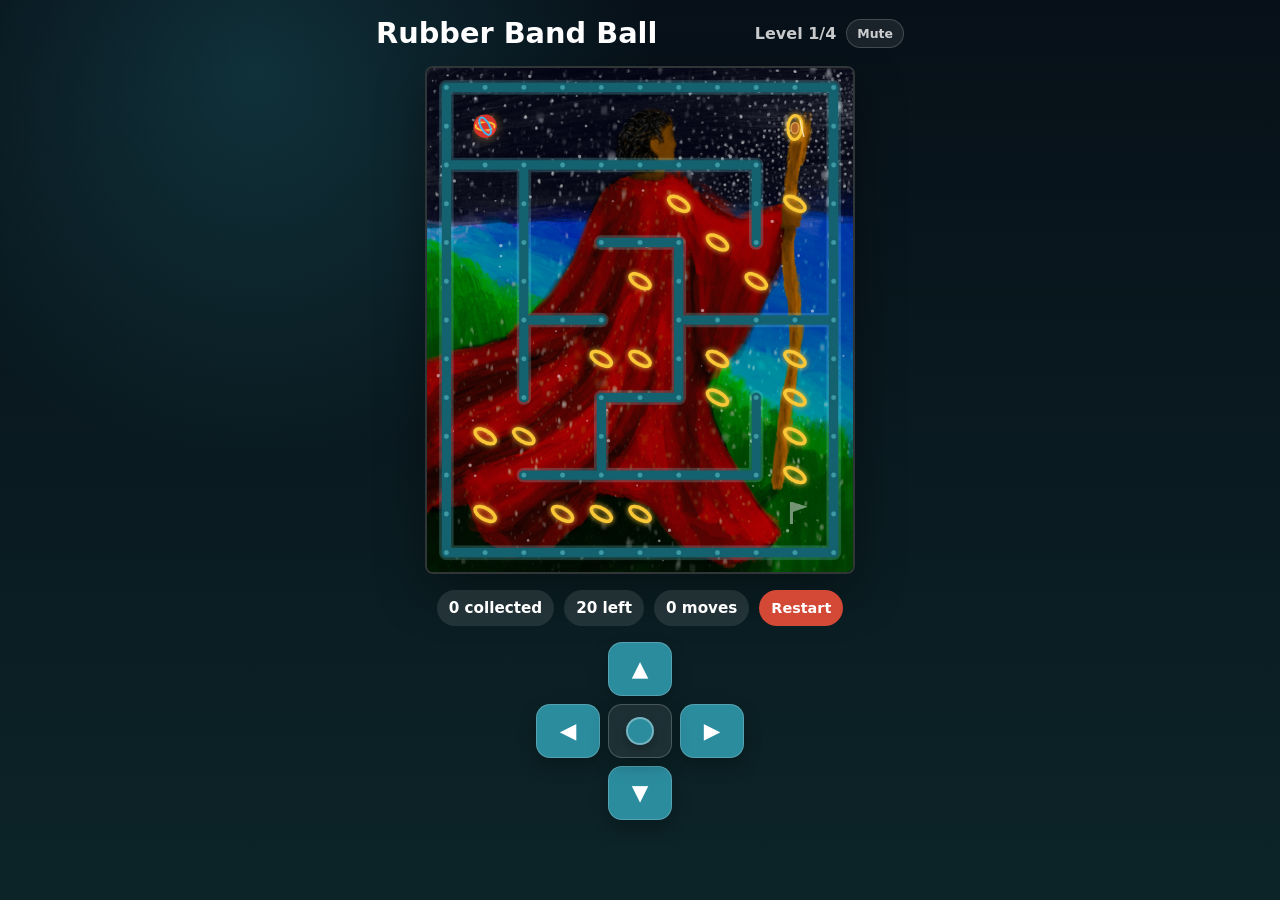
<file: index.html>
<!doctype html>
<html lang="en">
  <head>
    <meta charset="utf-8">
    <meta name="viewport" content="width=device-width, initial-scale=1">
    <title>Rubber Band Ball</title>
    <link rel="stylesheet" href="styles.css">
  </head>
  <body>
    <main class="game-shell">
      <header class="top-bar">
        <h1>Rubber Band Ball</h1>
        <div class="top-controls">
          <div id="levelLabel" class="level-label">Level 1/4</div>
          <button id="muteButton" class="mute-button" type="button" aria-pressed="false">Mute</button>
        </div>
      </header>

      <section id="playScreen" class="play-screen" aria-label="Rubber Band Ball game">
        <canvas id="gameCanvas" width="660" height="780" aria-label="Game maze"></canvas>

        <div class="status-row" aria-live="polite">
          <span id="collectedLabel">0 collected</span>
          <span id="remainingLabel">20 left</span>
          <span id="movesLabel">0 moves</span>
          <button id="restartLevelButton" class="restart-level" type="button">Restart</button>
        </div>

        <div id="dpad" class="dpad" role="group" aria-label="Movement controls">
          <button class="dpad-button up" type="button" data-direction="up" aria-label="Move up">▲</button>
          <button class="dpad-button left" type="button" data-direction="left" aria-label="Move left">◀</button>
          <button class="dpad-button center" type="button" tabindex="-1" aria-hidden="true">
            <span id="directionStick" class="direction-stick"></span>
          </button>
          <button class="dpad-button right" type="button" data-direction="right" aria-label="Move right">▶</button>
          <button class="dpad-button down" type="button" data-direction="down" aria-label="Move down">▼</button>
        </div>
      </section>

      <section id="victoryScreen" class="victory-screen hidden" aria-label="Victory dance party">
        <h2><span>Welcome to</span><span>The Rubber Band Ball!</span></h2>
        <span class="bopping-ball" aria-hidden="true"></span>
        <div id="danceFloor" class="dance-floor" aria-hidden="true">
          <span class="stage-light left"></span>
          <span class="stage-light right"></span>
          <span class="stage-platform"></span>
          <span class="band-player violin"><span class="rubber-body"></span><span class="instrument"></span></span>
          <span class="band-player drums"><span class="rubber-body"></span><span class="instrument"></span></span>
          <span class="band-player clarinet"><span class="rubber-body"></span><span class="instrument"></span></span>
          <span class="band-player trumpet"><span class="rubber-body"></span><span class="instrument"></span></span>
        </div>
        <div class="victory-credits" aria-live="polite">
          <span class="credit-line title">You win!<br>Enjoy the Ball!</span>
          <span class="credit-line painting">Painting:<br>Nicholas in the Snow<br>by Bo Elder</span>
          <span class="credit-line music">Music:<br>St. Nick's Theme<br>by Eric Elder</span>
          <span class="credit-line orchestration">Orchestration:<br>by Matt Ludwig</span>
          <span class="credit-line produced">Produced:<br>by Eric Elder</span>
          <span class="credit-line enjoy">Enjoy the Ball!</span>
        </div>
        <button id="playAgainButton" class="play-again" type="button">Play Again</button>
      </section>
    </main>

    <script src="game.js"></script>
  </body>
</html>
</file>
<file: styles.css>
:root {
  color-scheme: dark;
  --page: #061015;
  --panel: rgba(255, 255, 255, 0.1);
  --wall: #14616f;
  --wall-edge: rgba(119, 230, 239, 0.6);
  --text: #ffffff;
  --muted: rgba(255, 255, 255, 0.78);
  --button: #2b8c9e;
  --button-active: #ef5039;
}

* {
  box-sizing: border-box;
}

html {
  overscroll-behavior: none;
}

body {
  min-height: 100vh;
  margin: 0;
  font-family: ui-rounded, "SF Pro Rounded", "Avenir Next", system-ui, sans-serif;
  color: var(--text);
  background:
    radial-gradient(circle at 20% 8%, rgba(55, 190, 205, 0.18), transparent 30%),
    linear-gradient(180deg, #071018 0%, #0c2428 100%);
  -webkit-touch-callout: none;
  -webkit-user-select: none;
  user-select: none;
}

button {
  font: inherit;
}

.game-shell {
  width: min(100vw, 560px);
  min-height: 100vh;
  margin: 0 auto;
  padding: 18px 16px 24px;
  display: flex;
  flex-direction: column;
  gap: 16px;
}

.top-bar {
  display: flex;
  align-items: center;
  justify-content: space-between;
  gap: 14px;
}

h1 {
  margin: 0;
  font-size: clamp(1.25rem, 6vw, 1.8rem);
  line-height: 1.1;
}

.level-label {
  flex: 0 0 auto;
  color: var(--muted);
  font-weight: 800;
}

.top-controls {
  display: flex;
  align-items: center;
  gap: 10px;
}

.mute-button {
  border: 1px solid rgba(255, 255, 255, 0.18);
  border-radius: 999px;
  color: var(--muted);
  background: rgba(255, 255, 255, 0.08);
  padding: 6px 10px;
  font-size: 0.78rem;
  font-weight: 800;
  cursor: pointer;
}

.mute-button:active {
  transform: translateY(1px);
}

.play-screen {
  display: flex;
  flex-direction: column;
  align-items: center;
  gap: 16px;
  touch-action: none;
}

canvas {
  display: block;
  width: min(100%, 430px);
  max-height: 62vh;
  aspect-ratio: 11 / 13;
  border: 2px solid rgba(255, 255, 255, 0.18);
  border-radius: 8px;
  background: #03090c;
  box-shadow: 0 18px 48px rgba(0, 0, 0, 0.34);
  -webkit-user-select: none;
  user-select: none;
}

.status-row {
  display: flex;
  justify-content: center;
  flex-wrap: wrap;
  gap: 10px;
  color: var(--text);
  font-size: 0.95rem;
  font-weight: 800;
}

.status-row span {
  padding: 9px 12px;
  border-radius: 999px;
  background: var(--panel);
}

.restart-level {
  border: 0;
  border-radius: 999px;
  color: white;
  background: rgba(239, 80, 57, 0.88);
  padding: 9px 12px;
  font-size: 0.9rem;
  font-weight: 900;
  cursor: pointer;
  touch-action: manipulation;
}

.restart-level:active {
  transform: translateY(1px);
}

.dpad {
  --stick-x: 0px;
  --stick-y: 0px;
  display: grid;
  grid-template-columns: repeat(3, 64px);
  grid-template-rows: repeat(3, 54px);
  gap: 8px;
  align-items: center;
  justify-content: center;
  touch-action: none;
  user-select: none;
  -webkit-user-select: none;
  -webkit-touch-callout: none;
}

.dpad-button {
  width: 64px;
  height: 54px;
  border: 1px solid rgba(255, 255, 255, 0.2);
  border-radius: 14px;
  color: #ffffff;
  background: var(--button);
  box-shadow: 0 8px 18px rgba(0, 0, 0, 0.22);
  font-size: 1.35rem;
  font-weight: 900;
  line-height: 1;
  cursor: pointer;
  touch-action: none;
  user-select: none;
  -webkit-user-select: none;
  -webkit-touch-callout: none;
}

.dpad-button.up {
  grid-column: 2;
  grid-row: 1;
}

.dpad-button.left {
  grid-column: 1;
  grid-row: 2;
}

.dpad-button.center {
  position: relative;
  grid-column: 2;
  grid-row: 2;
  pointer-events: none;
  background: rgba(255, 255, 255, 0.08);
}

.dpad-button.right {
  grid-column: 3;
  grid-row: 2;
}

.dpad-button.down {
  grid-column: 2;
  grid-row: 3;
}

.dpad-button:active,
.dpad-button.active {
  color: #ffffff;
  background: var(--button);
}

.dpad[data-direction="up"] {
  --stick-y: -13px;
}

.dpad[data-direction="down"] {
  --stick-y: 13px;
}

.dpad[data-direction="left"] {
  --stick-x: -16px;
}

.dpad[data-direction="right"] {
  --stick-x: 16px;
}

.direction-stick {
  position: absolute;
  left: 50%;
  top: 50%;
  width: 28px;
  height: 28px;
  border: 2px solid rgba(255, 255, 255, 0.35);
  border-radius: 50%;
  background: var(--button);
  box-shadow: 0 5px 12px rgba(0, 0, 0, 0.28);
  transform: translate(calc(-50% + var(--stick-x)), calc(-50% + var(--stick-y)));
  transition: transform 90ms linear;
}

.victory-screen {
  position: relative;
  width: min(100%, 430px);
  height: min(78vh, 508px);
  aspect-ratio: 11 / 13;
  display: flex;
  flex-direction: column;
  align-items: center;
  justify-content: center;
  gap: 24px;
  margin: 0 auto;
  text-align: center;
  overflow: hidden;
  padding: 24px;
  border-radius: 8px;
  box-shadow: 0 18px 48px rgba(0, 0, 0, 0.34);
  background:
    linear-gradient(rgba(3, 9, 12, 0.24), rgba(3, 9, 12, 0.46)),
    url("bos-nicholas-short-hair-rbb-660x780.png") center / cover no-repeat;
}

.victory-screen::before {
  content: "";
  position: absolute;
  inset: -80px 0 0;
  pointer-events: none;
  opacity: 0.52;
  background-image:
    radial-gradient(circle, rgba(255, 255, 255, 0.84) 0 2px, transparent 2.5px),
    radial-gradient(circle, rgba(255, 255, 255, 0.62) 0 1.4px, transparent 2px),
    radial-gradient(circle, rgba(255, 255, 255, 0.46) 0 1px, transparent 1.6px);
  background-position:
    18px 20px,
    74px 4px,
    132px 48px;
  background-size:
    128px 126px,
    166px 150px,
    94px 118px;
  animation: victory-snow 8s linear infinite;
}

.victory-screen h2 {
  position: relative;
  z-index: 1;
  margin: 0;
  display: grid;
  gap: 4px;
  font-size: clamp(1.55rem, 8.2vw, 2.45rem);
  line-height: 1.02;
  text-shadow: 0 3px 18px rgba(0, 0, 0, 0.64);
}

.victory-credits {
  position: relative;
  z-index: 1;
  width: min(92%, 360px);
  min-height: 74px;
  display: grid;
  place-items: center;
  margin: -4px 0 0;
  text-align: center;
  font-size: clamp(0.95rem, 4.4vw, 1.32rem);
  line-height: 1.08;
  font-weight: 900;
  text-shadow: 0 3px 18px rgba(0, 0, 0, 0.64);
}

.credit-line {
  grid-area: 1 / 1;
  opacity: 0;
}

.credit-line.title {
  font-size: 1.28em;
  animation: credit-title 7s linear forwards;
}

.credit-line.painting {
  animation: credit-window 7s linear 7s forwards;
}

.credit-line.music {
  animation: credit-window 8s linear 14s forwards;
}

.credit-line.orchestration {
  animation: credit-window 8s linear 22s forwards;
}

.credit-line.produced {
  animation: credit-window 7s linear 30s forwards;
}

.credit-line.enjoy {
  font-size: 1.28em;
  animation: credit-final 1.2s ease 37s forwards;
}

.dance-floor {
  position: relative;
  z-index: 1;
  width: min(78vw, 360px);
  height: 260px;
  border-radius: 8px;
}

.stage-platform {
  position: absolute;
  z-index: 0;
  left: 4%;
  right: 4%;
  bottom: 0;
  height: 52px;
  border-radius: 999px 999px 14px 14px;
  background: linear-gradient(180deg, rgba(255, 255, 255, 0.18), rgba(10, 38, 44, 0.88));
  box-shadow: 0 -10px 32px rgba(64, 185, 242, 0.18), inset 0 6px 16px rgba(255, 255, 255, 0.12);
}

.stage-light {
  position: absolute;
  z-index: 0;
  top: 4px;
  width: 120px;
  height: 220px;
  opacity: 0.42;
  background: linear-gradient(180deg, rgba(250, 199, 55, 0.6), rgba(250, 199, 55, 0));
  clip-path: polygon(44% 0, 56% 0, 100% 100%, 0 100%);
  animation: stage-light-sway 4.8s ease-in-out infinite alternate;
}

.stage-light.left {
  left: 22px;
  transform: rotate(-16deg);
}

.stage-light.right {
  right: 22px;
  background: linear-gradient(180deg, rgba(64, 185, 242, 0.58), rgba(64, 185, 242, 0));
  transform: rotate(16deg);
  animation-delay: -2.4s;
}

.band-player {
  position: absolute;
  z-index: 1;
  bottom: 18px;
  width: 58px;
  height: 132px;
  animation: band-dance 0.58s ease-in-out infinite alternate;
}

.band-player.violin {
  left: 4%;
  color: #fac737;
  animation-delay: -0.1s;
}

.band-player.drums {
  left: 29%;
  color: #f2473f;
  animation-delay: -0.28s;
}

.band-player.clarinet {
  left: 55%;
  color: #40b9f2;
  animation-delay: -0.18s;
}

.band-player.trumpet {
  right: 2%;
  color: #5bc76d;
  animation-delay: -0.36s;
}

.rubber-body {
  position: absolute;
  left: 50%;
  bottom: 10px;
  width: 44px;
  height: 96px;
  border: 7px solid currentColor;
  border-radius: 999px;
  box-shadow: 0 0 14px currentColor;
  transform: translateX(-50%) rotate(2deg);
}

.instrument {
  position: absolute;
  left: 50%;
  top: 42px;
  transform: translateX(-50%);
}

.violin .instrument {
  width: 34px;
  height: 42px;
  border-radius: 45% 45% 38% 38%;
  background: #ad6428;
  box-shadow: inset 0 0 0 5px #e2a14a;
}

.violin .instrument::before {
  content: "";
  position: absolute;
  left: 30px;
  top: -18px;
  width: 4px;
  height: 72px;
  border-radius: 999px;
  background: #f7e8ba;
  transform: rotate(24deg);
}

.drums .instrument {
  top: 62px;
  width: 46px;
  height: 30px;
  border: 5px solid #f7f0d0;
  border-radius: 8px 8px 14px 14px;
  background: #d64b45;
}

.drums .instrument::before,
.drums .instrument::after {
  content: "";
  position: absolute;
  top: -28px;
  width: 4px;
  height: 34px;
  border-radius: 999px;
  background: #f7e8ba;
}

.drums .instrument::before {
  left: 10px;
  transform: rotate(-28deg);
}

.drums .instrument::after {
  right: 10px;
  transform: rotate(28deg);
}

.clarinet .instrument {
  width: 9px;
  height: 74px;
  border-radius: 999px;
  background: #222;
  box-shadow: 0 0 0 3px #d7efff;
  transform: translateX(-50%) rotate(-16deg);
}

.clarinet .instrument::after {
  content: "";
  position: absolute;
  left: 50%;
  bottom: -12px;
  width: 24px;
  height: 16px;
  border-radius: 0 0 999px 999px;
  background: #222;
  transform: translateX(-50%);
}

.trumpet .instrument {
  top: 54px;
  width: 58px;
  height: 18px;
  border-radius: 999px;
  background: #f6c94f;
  transform: translateX(-50%) rotate(-8deg);
}

.trumpet .instrument::before {
  content: "";
  position: absolute;
  right: -14px;
  top: -10px;
  width: 28px;
  height: 38px;
  border-radius: 999px;
  background: #f7d86e;
  clip-path: polygon(0 35%, 100% 0, 100% 100%, 0 65%);
}

.bopping-ball {
  position: absolute;
  z-index: 2;
  left: 14px;
  top: 14px;
  width: 48px;
  height: 48px;
  border-radius: 50%;
  background:
    radial-gradient(circle at 34% 30%, #fff06a 0 12%, #f49a24 42%, #d7332b 100%);
  box-shadow: 0 0 18px rgba(245, 158, 34, 0.72);
}

.bopping-ball::before,
.bopping-ball::after {
  content: "";
  position: absolute;
  left: 8px;
  top: 18px;
  width: 32px;
  height: 14px;
  border: 4px solid #40b9f2;
  border-radius: 999px;
}

.bopping-ball::before {
  transform: rotate(28deg);
}

.bopping-ball::after {
  border-color: #fac737;
  transform: rotate(-34deg);
}

@keyframes victory-snow {
  from {
    transform: translate3d(0, -32px, 0);
  }
  to {
    transform: translate3d(18px, 92px, 0);
  }
}

@keyframes band-dance {
  from {
    transform: translateY(4px) rotate(-4deg) scaleY(0.96);
  }
  to {
    transform: translateY(-12px) rotate(5deg) scaleY(1.04);
  }
}

@keyframes stage-light-sway {
  from {
    opacity: 0.34;
    filter: hue-rotate(0deg);
  }
  to {
    opacity: 0.56;
    filter: hue-rotate(20deg);
  }
}

@keyframes credit-title {
  0%,
  86% {
    opacity: 1;
  }
  100% {
    opacity: 0;
  }
}

@keyframes credit-window {
  0% {
    opacity: 0;
  }
  10%,
  82% {
    opacity: 1;
  }
  100% {
    opacity: 0;
  }
}

@keyframes credit-final {
  0% {
    opacity: 0;
  }
  100% {
    opacity: 1;
  }
}

.play-again {
  position: relative;
  z-index: 1;
  border: 0;
  border-radius: 999px;
  color: white;
  background: var(--button-active);
  padding: 13px 22px;
  font-weight: 900;
  cursor: pointer;
}

.hidden {
  display: none;
}

@media (max-height: 720px) {
  .game-shell {
    gap: 8px;
    padding: 10px 12px 12px;
  }

  .top-bar {
    gap: 8px;
  }

  h1 {
    font-size: 1.18rem;
  }

  .top-controls {
    gap: 7px;
  }

  .level-label,
  .mute-button {
    font-size: 0.74rem;
  }

  .play-screen {
    gap: 8px;
  }

  canvas {
    max-height: 48vh;
  }

  .victory-screen {
    height: min(72vh, 508px);
    gap: 14px;
    padding: 18px;
  }

  .status-row {
    gap: 6px;
    font-size: 0.8rem;
  }

  .status-row span,
  .restart-level {
    padding: 7px 9px;
  }

  .dpad {
    grid-template-columns: repeat(3, 58px);
    grid-template-rows: repeat(3, 48px);
    gap: 7px;
  }

  .dpad-button {
    width: 58px;
    height: 48px;
  }
}
</file>
